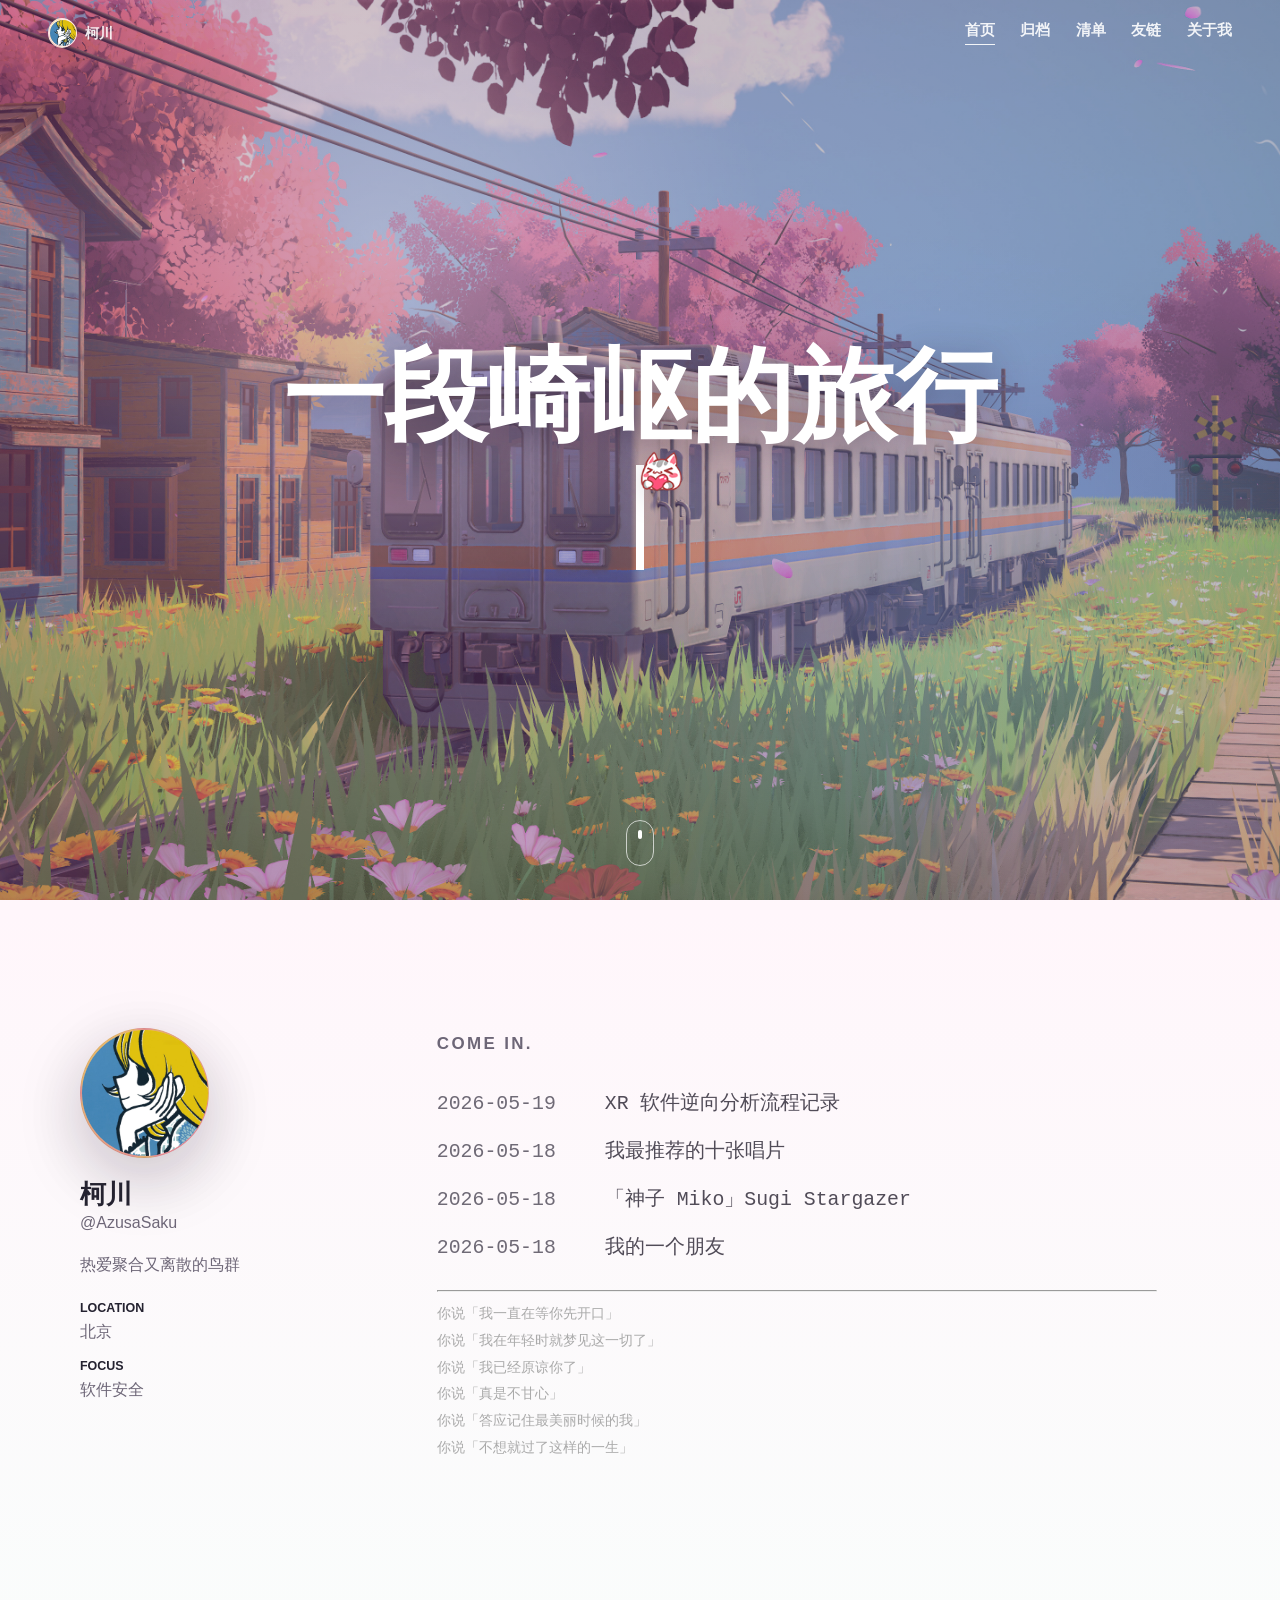
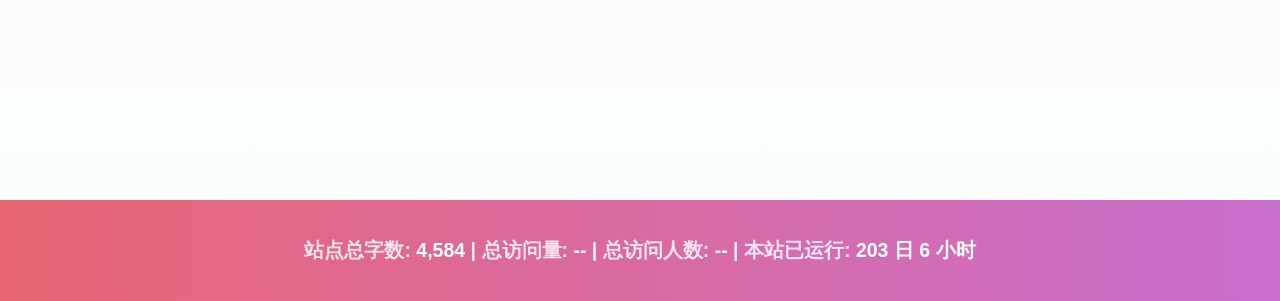
<file: index.html>
<!doctype html>
<html lang="zh-CN">
  <head>
    <meta charset="UTF-8" />
    <meta name="viewport" content="width=device-width, initial-scale=1.0" />
    <title>首页 | 柯川</title>
    <meta name="description" content="个人主页、技术博客、清单、友链和关于我。" />
    <link rel="stylesheet" href="styles.css?v=20260525" />
    <script src="site.js?v=20260525" defer></script>
  </head>
  <body>
    <div class="door-effect" aria-hidden="true">
      <span></span>
      <span></span>
    </div>

    <header class="topbar" aria-label="站点导航" data-site-header></header>

    <main>
      <section class="hero" id="home" aria-labelledby="hero-title">
        <div class="sky" aria-hidden="true">
          <span class="meteor meteor-a"></span>
          <span class="meteor meteor-b"></span>
          <span class="meteor meteor-c"></span>
          <span class="meteor meteor-d"></span>
        </div>
        <div class="hero-shade" aria-hidden="true"></div>
        <h1 id="hero-title">
          <span>一段崎岖的旅行</span>
          <span class="typewriter">一生一次的机会</span>
        </h1>
        <a class="scroll-hint" href="#intro" aria-label="下滑查看本站介绍">
          <span></span>
        </a>
      </section>

      <section class="home-content" id="intro">
        <aside class="github-card" aria-label="个人简介" data-profile-card></aside>

        <article class="intro-copy">
          <p class="eyebrow">Come in.</p>
          <nav class="home-posts" aria-label="博客文章" data-home-posts></nav>
          <hr>
          <p style="color: #aaa; font-size: 0.9em;">
            你说「我一直在等你先开口」<br>
            你说「我在年轻时就梦见这一切了」<br>
            你说「我已经原谅你了」<br>
            你说「真是不甘心」<br>
            你说「答应记住最美丽时候的我」<br>
            你说「不想就过了这样的一生」
          </p>
        </article>
      </section>
    </main>
    <footer class="site-footer" data-site-footer></footer>
  </body>
</html>
</file>
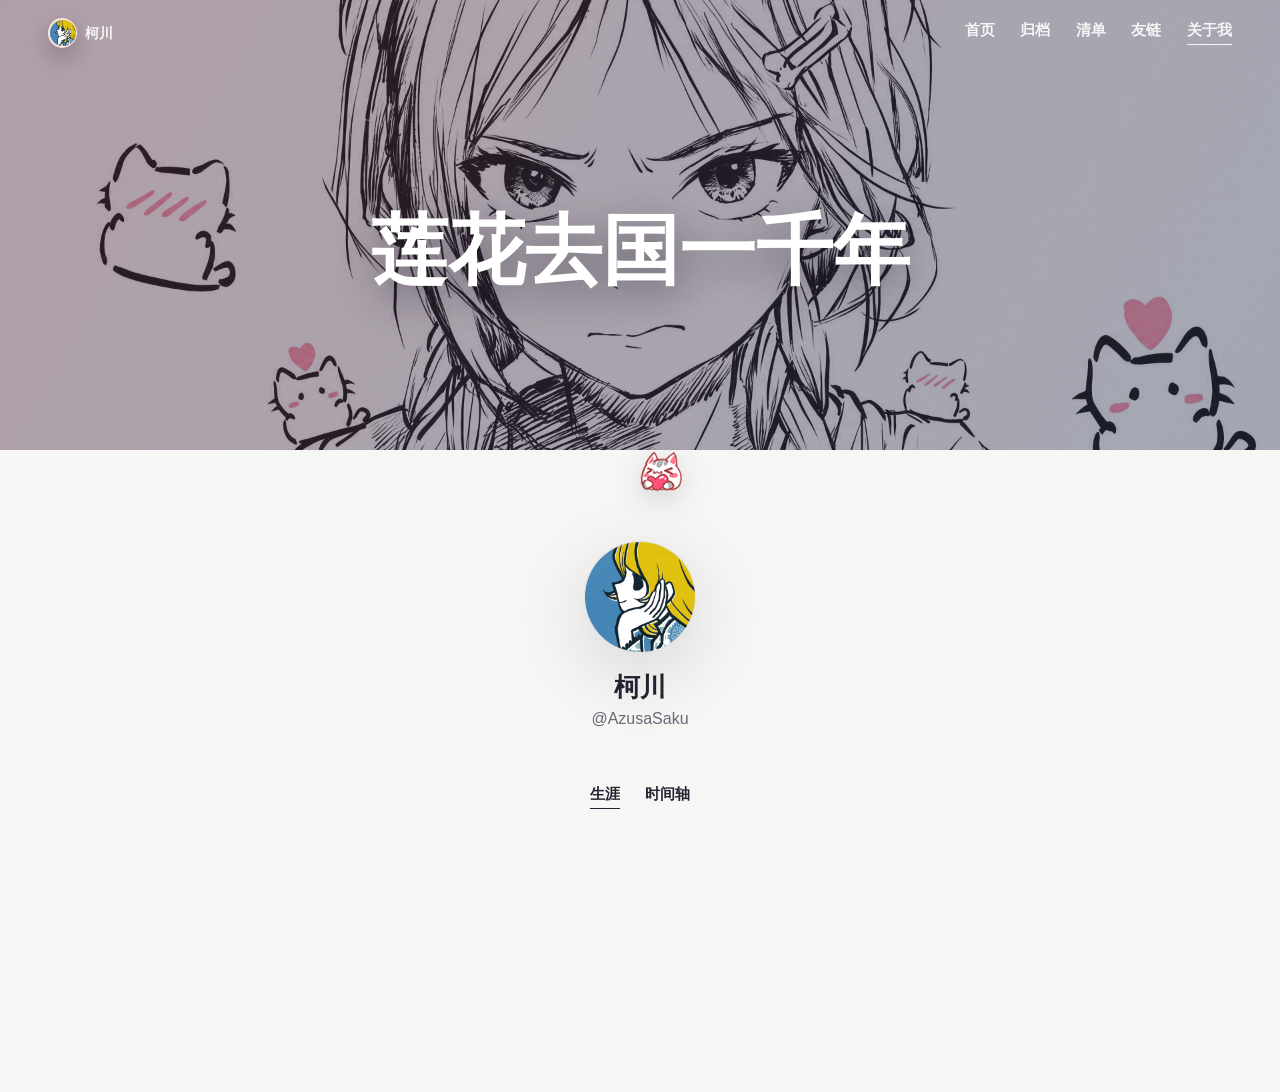
<file: about.html>
<!doctype html>
<html lang="zh-CN">
  <head>
    <meta charset="UTF-8" />
    <meta name="viewport" content="width=device-width, initial-scale=1.0" />
    <title>关于我 | 柯川</title>
    <link rel="stylesheet" href="styles.css?v=20260525" />
    <script src="site.js?v=20260525" defer></script>
  </head>
  <body class="inner-page section-body">
    <header class="topbar" aria-label="站点导航" data-site-header></header>
    <main class="section-page" data-section-page="about"></main>
  </body>
</html>
</file>
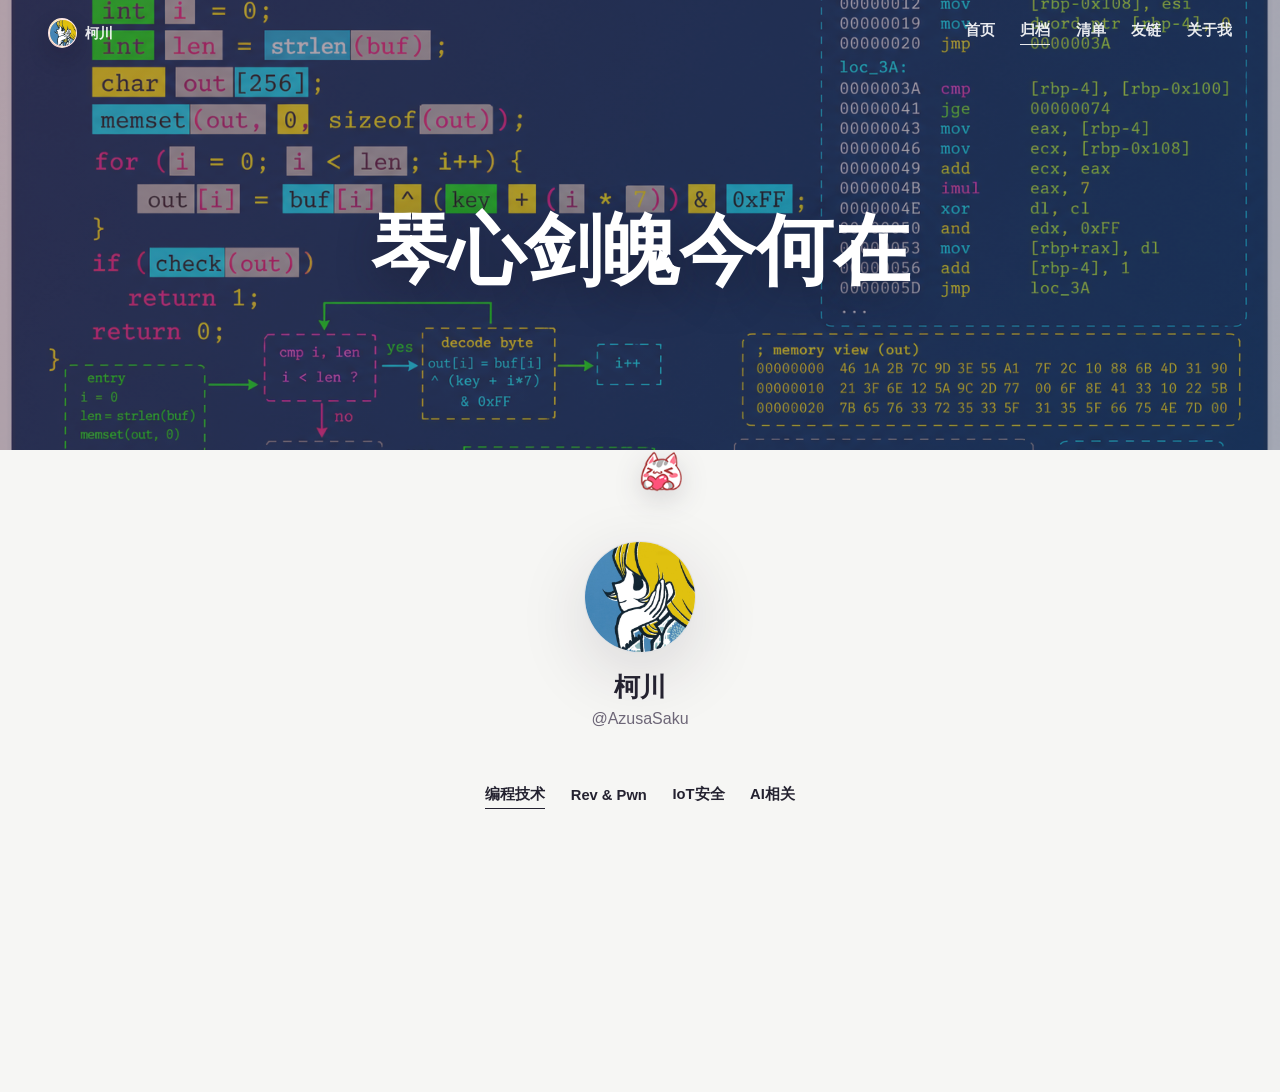
<file: archive.html>
<!doctype html>
<html lang="zh-CN">
  <head>
    <meta charset="UTF-8" />
    <meta name="viewport" content="width=device-width, initial-scale=1.0" />
    <title>归档 | 柯川</title>
    <link rel="stylesheet" href="styles.css?v=20260525" />
    <script src="site.js?v=20260525" defer></script>
  </head>
  <body class="inner-page section-body">
    <header class="topbar" aria-label="站点导航" data-site-header></header>
    <main class="section-page" data-section-page="archive"></main>
  </body>
</html>
</file>
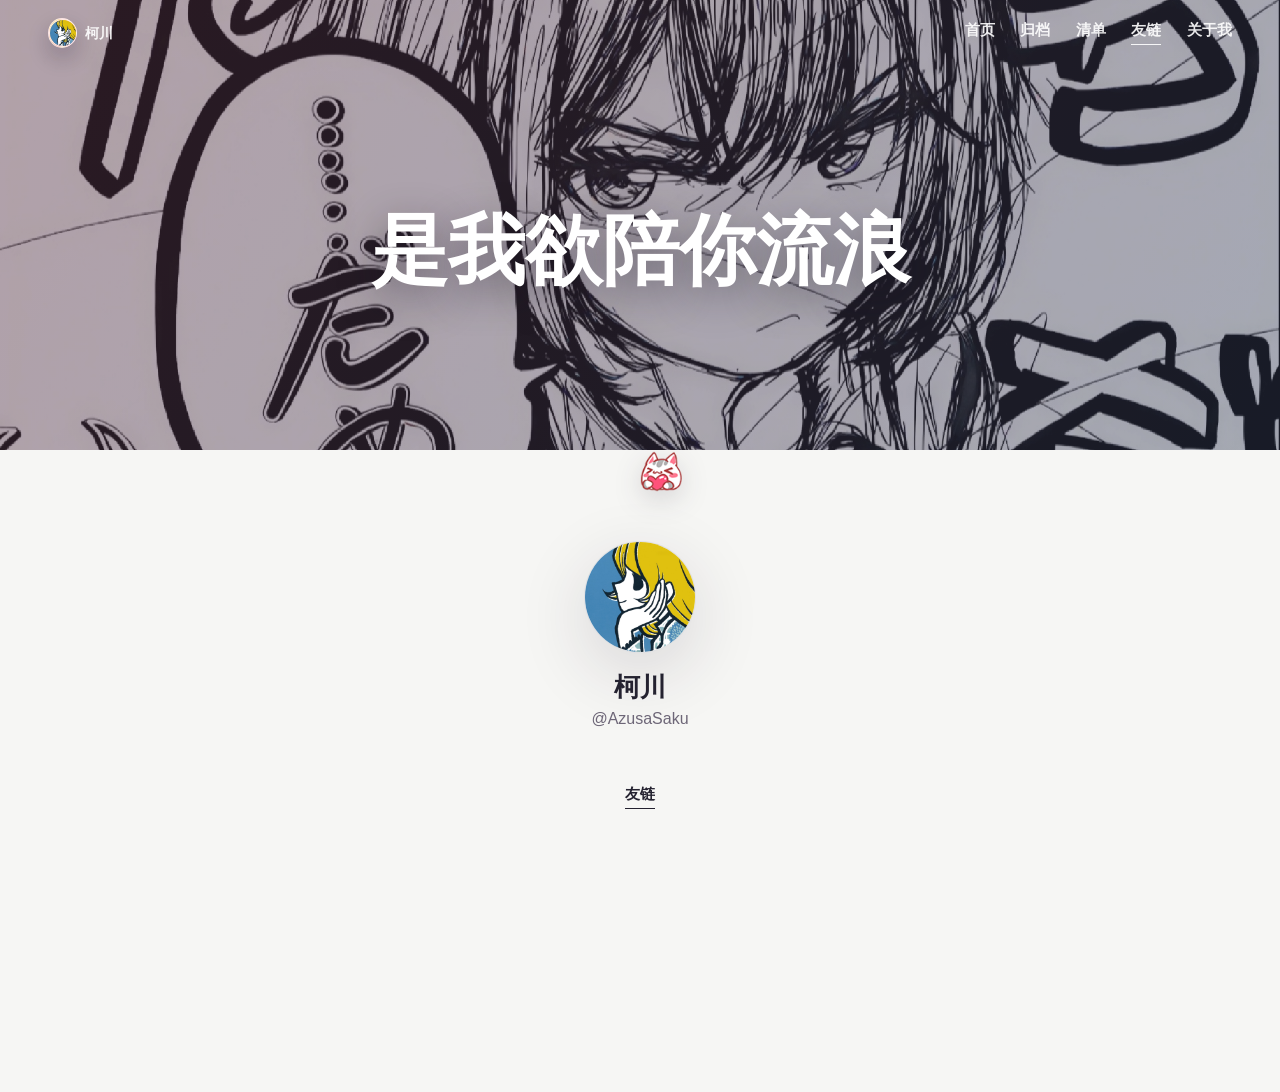
<file: friends.html>
<!doctype html>
<html lang="zh-CN">
  <head>
    <meta charset="UTF-8" />
    <meta name="viewport" content="width=device-width, initial-scale=1.0" />
    <title>友链 | 柯川</title>
    <link rel="stylesheet" href="styles.css?v=20260525" />
    <script src="site.js?v=20260525" defer></script>
  </head>
  <body class="inner-page section-body">
    <header class="topbar" aria-label="站点导航" data-site-header></header>
    <main class="section-page" data-section-page="friends"></main>
  </body>
</html>
</file>
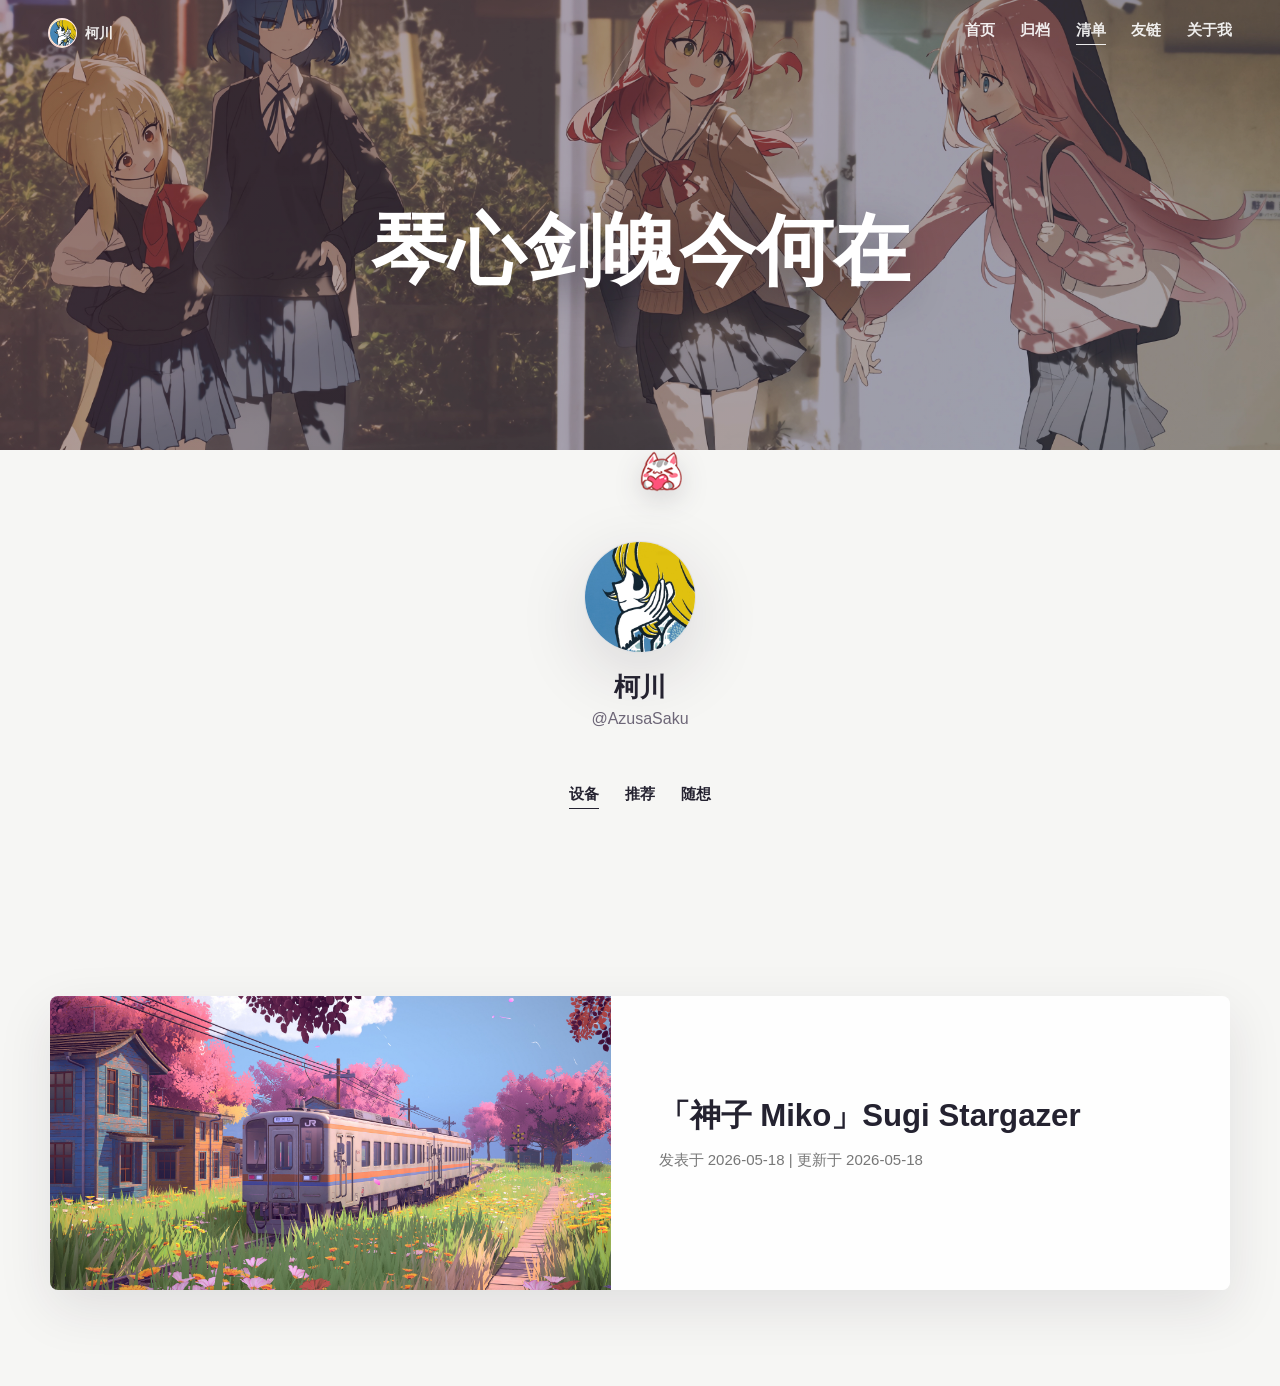
<file: lists.html>
<!doctype html>
<html lang="zh-CN">
  <head>
    <meta charset="UTF-8" />
    <meta name="viewport" content="width=device-width, initial-scale=1.0" />
    <title>清单 | 柯川</title>
    <link rel="stylesheet" href="styles.css?v=20260525" />
    <script src="site.js?v=20260525" defer></script>
  </head>
  <body class="inner-page section-body">
    <header class="topbar" aria-label="站点导航" data-site-header></header>
    <main class="section-page" data-section-page="lists"></main>
  </body>
</html>
</file>
<file: styles.css>
:root {
  color-scheme: light;
  --ink: #242230;
  --muted: #6d6677;
  --line: rgba(48, 43, 62, 0.14);
  --paper: #fffaf8;
  --rose: #ff8fab;
  --rose-deep: #e85d86;
  --mint: #8bdcc7;
  --blue: #87bfff;
  --shadow: 0 20px 70px rgba(39, 31, 48, 0.14);
}

* {
  box-sizing: border-box;
}

html {
  scroll-behavior: smooth;
}

body {
  margin: 0;
  min-width: 320px;
  background:
    radial-gradient(circle at top left, rgba(255, 143, 171, 0.12), transparent 28rem),
    linear-gradient(180deg, #fffaf8 0%, #fff6fb 48%, #f8fffc 100%);
  color: var(--ink);
  font-family:
    "Noto Sans SC", "Microsoft YaHei", sans-serif;
}

a {
  color: inherit;
  text-decoration: none;
}

.door-effect {
  position: fixed;
  inset: 0;
  z-index: 100;
  display: grid;
  grid-template-columns: 1fr 1fr;
  pointer-events: none;
}

.door-effect span {
  background:
    linear-gradient(120deg, rgba(255, 143, 171, 0.94), rgba(135, 191, 255, 0.9)),
    var(--paper);
  animation: open-door 1.15s cubic-bezier(0.76, 0, 0.24, 1) forwards;
}

.door-effect span:last-child {
  animation-name: open-door-right;
}

.topbar {
  position: fixed;
  z-index: 20;
  top: 0;
  left: 0;
  right: 0;
  display: flex;
  align-items: center;
  justify-content: space-between;
  gap: 24px;
  padding: 18px clamp(18px, 4vw, 48px);
  color: rgba(255, 255, 255, 0.9);
}

.topbar-inner {
  color: var(--ink);
  background: rgba(255, 250, 248, 0.82);
  backdrop-filter: blur(18px);
  box-shadow: 0 12px 34px rgba(39, 31, 48, 0.08);
}

.mini-profile {
  display: inline-flex;
  align-items: center;
  gap: 9px;
  min-width: 0;
  font-weight: 800;
}

.mini-avatar {
  display: grid;
  width: 28px;
  aspect-ratio: 1;
  place-items: center;
  border: 1px solid rgba(255, 255, 255, 0.78);
  border-radius: 50%;
  background: linear-gradient(135deg, #ffd36e, #ff8fab);
  color: #fff;
  font-size: 0.95rem;
  font-weight: 900;
  box-shadow: 0 10px 24px rgba(38, 28, 52, 0.14);
}

.mini-id {
  font-size: 0.9rem;
  white-space: nowrap;
}

.top-links {
  display: flex;
  align-items: center;
  gap: clamp(12px, 2vw, 26px);
  font-size: 0.92rem;
  font-weight: 800;
}

.top-links a {
  padding-bottom: 4px;
  border-bottom: 1px solid transparent;
}

.top-links a:hover,
.top-links a:focus-visible,
.top-links a[aria-current="page"] {
  border-color: currentColor;
}

.hero {
  position: relative;
  display: grid;
  min-height: 100svh;
  place-items: center;
  overflow: hidden;
  padding: 86px 22px 72px;
  background:
    linear-gradient(120deg, rgba(255, 143, 171, 0.24), rgba(139, 220, 199, 0.18)),
    url("assets/cover.jpg") center / cover no-repeat,
    linear-gradient(135deg, #fff0f5 0%, #ecfffa 55%, #fff8df 100%);
  isolation: isolate;
}

.hero-shade {
  position: absolute;
  inset: 0;
  z-index: -1;
  background:
    radial-gradient(circle at 30% 28%, rgba(255, 255, 255, 0.28), transparent 24rem),
    radial-gradient(circle at 72% 68%, rgba(135, 191, 255, 0.22), transparent 24rem),
    rgba(30, 22, 42, 0.22);
}

.sky {
  position: absolute;
  inset: 0;
  overflow: hidden;
  pointer-events: none;
}

.meteor {
  position: absolute;
  width: 180px;
  height: 2px;
  border-radius: 999px;
  background: linear-gradient(90deg, rgba(255, 255, 255, 0), #fff);
  filter: drop-shadow(0 0 9px rgba(255, 255, 255, 0.9));
  opacity: 0;
  transform: rotate(-28deg);
  animation: meteor 5.8s linear infinite;
}

.meteor::after {
  position: absolute;
  right: 0;
  top: 50%;
  width: 5px;
  aspect-ratio: 1;
  border-radius: 50%;
  background: #fff;
  content: "";
  transform: translateY(-50%);
}

.meteor-a {
  top: 18%;
  left: 68%;
}

.meteor-b {
  top: 36%;
  left: 82%;
  animation-delay: 1.7s;
  animation-duration: 6.4s;
}

.meteor-c {
  top: 58%;
  left: 74%;
  animation-delay: 3.2s;
  animation-duration: 7s;
}

.meteor-d {
  top: 25%;
  left: 42%;
  animation-delay: 4.4s;
  animation-duration: 6.8s;
}

.hero h1 {
  display: grid;
  justify-items: center;
  gap: 0.16em;
  margin: 0;
  color: #fff;
  font-size: clamp(2.9rem, 8vw, 7.4rem);
  line-height: 1.02;
  letter-spacing: 0;
  text-align: center;
  text-shadow: 0 8px 34px rgba(38, 25, 54, 0.45);
}

.typewriter {
  display: inline-block;
  width: 0;
  max-width: max-content;
  overflow: hidden;
  border-right: 0.08em solid currentColor;
  white-space: nowrap;
  animation:
    typing-loop 5.8s steps(7, end) infinite,
    caret-blink 0.72s step-end infinite;
}

.scroll-hint {
  position: absolute;
  bottom: 34px;
  left: 50%;
  display: grid;
  width: 28px;
  height: 46px;
  place-items: start center;
  border: 1px solid rgba(255, 255, 255, 0.68);
  border-radius: 999px;
  transform: translateX(-50%);
}

.scroll-hint span {
  width: 4px;
  height: 9px;
  margin-top: 9px;
  border-radius: 999px;
  background: #fff;
  animation: scroll-dot 1.4s ease-in-out infinite;
}

.home-content {
  display: grid;
  grid-template-columns: minmax(230px, 280px) minmax(0, 720px);
  gap: clamp(32px, 6vw, 86px);
  align-items: start;
  width: min(1120px, calc(100% - 40px));
  min-height: 100svh;
  margin: 0 auto;
  padding: clamp(76px, 10vw, 128px) 0;
}

.github-card {
  position: sticky;
  top: 86px;
}

.profile-avatar {
  display: grid;
  width: 128px;
  aspect-ratio: 1;
  place-items: center;
  border: 1px solid var(--line);
  border-radius: 50%;
  background: linear-gradient(135deg, #ffd36e, #ff8fab);
  color: #fff;
  font-size: 3.8rem;
  font-weight: 900;
  box-shadow: var(--shadow);
}

.github-card h2 {
  margin: 22px 0 4px;
  font-size: 1.62rem;
  line-height: 1.15;
}

.handle {
  margin: 0 0 18px;
  color: var(--muted);
  font-size: 1rem;
}

.bio,
.profile-meta dd,
.intro-copy p,
.simple-page p {
  color: var(--muted);
  line-height: 1.85;
}

.bio {
  margin: 0 0 22px;
}

.profile-meta {
  display: grid;
  gap: 12px;
  margin: 0;
}

.profile-meta div {
  display: grid;
  gap: 2px;
}

.profile-meta dt {
  color: var(--ink);
  font-size: 0.78rem;
  font-weight: 900;
  text-transform: uppercase;
}

.profile-meta dd {
  margin: 0;
}

.eyebrow {
  margin: 0 0 14px;
  color: var(--rose-deep);
  font-size: 0.78rem;
  font-weight: 900;
  letter-spacing: 0.14em;
  text-transform: uppercase;
}

.intro-copy h2,
.simple-page h1 {
  margin: 0 0 24px;
  font-size: clamp(2.2rem, 5vw, 4.6rem);
  line-height: 1.08;
  letter-spacing: 0;
}

.intro-copy p {
  margin: 0 0 20px;
  font-size: 1.06rem;
}

.home-posts {
  display: grid;
  gap: 18px;
  margin: 30px 0 28px;
}

.home-post-link {
  display: grid;
  grid-template-columns: 122px minmax(0, 1fr);
  gap: 46px;
  align-items: baseline;
  width: fit-content;
  max-width: 100%;
  color: #575360;
  font-family: "JetBrains Mono", "Cascadia Code", "Consolas", monospace;
  font-size: clamp(1rem, 2.2vw, 1.24rem);
  line-height: 1.5;
}

.home-post-link:hover .home-post-title,
.home-post-link:focus-visible .home-post-title {
  color: var(--rose-deep);
  text-decoration: underline;
  text-underline-offset: 4px;
}

.home-post-date {
  color: #6f6a76;
  font-variant-numeric: tabular-nums;
  white-space: nowrap;
}

.home-post-title {
  min-width: 0;
  color: #514c58;
}

.home-post-loading {
  margin: 0;
  color: var(--muted);
  font-family: "JetBrains Mono", "Cascadia Code", "Consolas", monospace;
}

.inner-page {
  min-height: 100svh;
}

.simple-page {
  width: min(900px, calc(100% - 40px));
  margin: 0 auto;
  padding: clamp(118px, 16vw, 180px) 0 80px;
}

.simple-page p {
  margin: 0;
  font-size: 1.04rem;
}

.site-footer {
  padding: 32px 20px;
  background: linear-gradient(90deg, #e86673, #c96fd0);
  color: rgba(255, 255, 255, 0.9);
  text-align: center;
}

.site-footer-inner {
  width: min(980px, 100%);
  margin: 0 auto;
}

.footer-stats {
  margin: 0;
  font-size: clamp(1rem, 2.5vw, 1.22rem);
  font-weight: 600;
  line-height: 1.9;
}

.footer-stat {
  display: inline;
}

.footer-stat strong {
  color: #fff;
  font-weight: 900;
}

.footer-stat span {
  color: rgba(255, 255, 255, 0.82);
}

.section-body {
  background: #f6f6f4;
}

.section-landing {
  display: grid;
  min-height: 100svh;
  grid-template-rows: 1fr 1fr;
}

.section-hero {
  position: relative;
  display: grid;
  min-height: 50svh;
  place-items: center;
  overflow: hidden;
  padding: 96px 22px 46px;
  background:
    linear-gradient(120deg, rgba(255, 143, 171, 0.2), rgba(135, 191, 255, 0.16)),
    var(--section-bg) center / cover no-repeat,
    linear-gradient(135deg, #fff0f5, #f8fffc);
  isolation: isolate;
}

.section-hero-shade {
  position: absolute;
  inset: 0;
  z-index: -1;
  background: rgba(27, 22, 36, 0.34);
}

.section-hero h1 {
  width: min(920px, calc(100% - 32px));
  margin: 0;
  color: #fff;
  font-size: clamp(2.35rem, 6vw, 5.8rem);
  line-height: 1.05;
  letter-spacing: 0;
  text-align: center;
  text-shadow: 0 12px 40px rgba(22, 18, 32, 0.44);
}

.section-panel {
  display: grid;
  min-height: 50svh;
  place-items: center;
  padding: clamp(42px, 7vw, 76px) 20px;
}

.section-profile {
  display: grid;
  justify-items: center;
  gap: 8px;
  text-align: center;
}

.section-avatar {
  width: 112px;
  aspect-ratio: 1;
  overflow: hidden;
  border: 1px solid var(--line);
  border-radius: 50%;
  background: #fff;
  box-shadow: var(--shadow);
}

.section-avatar img {
  display: block;
  width: 100%;
  height: 100%;
  object-fit: cover;
}

.section-profile h2 {
  margin: 12px 0 0;
  font-size: 1.6rem;
  line-height: 1.15;
}

.section-profile .handle {
  margin: 0;
}

.section-tabs {
  display: flex;
  flex-wrap: wrap;
  justify-content: center;
  gap: clamp(12px, 2vw, 26px);
  margin-top: 28px;
}

.section-tab {
  padding: 0 0 4px;
  border: 0;
  border-bottom: 1px solid transparent;
  border-radius: 0;
  background: transparent;
  color: var(--ink);
  cursor: pointer;
  font: inherit;
  font-size: 0.92rem;
  font-weight: 800;
}

.section-tab:hover,
.section-tab:focus-visible,
.section-tab.is-active {
  border-color: currentColor;
  background: transparent;
  color: var(--ink);
  transform: none;
}

.posts-section {
  padding: clamp(58px, 8vw, 96px) 0;
}

.post-list {
  display: grid;
  gap: 24px;
  width: min(1180px, calc(100% - 48px));
  margin: 0 auto;
}

.post-card {
  display: grid;
  min-height: 270px;
  grid-template-columns: minmax(0, 0.95fr) minmax(0, 1.05fr);
  overflow: hidden;
  border-radius: 8px;
  background: rgba(255, 255, 255, 0.94);
  box-shadow: 0 18px 54px rgba(39, 31, 48, 0.1);
}

.post-card-reverse .post-image {
  order: 2;
}

.post-image img {
  display: block;
  width: 100%;
  height: 100%;
  object-fit: cover;
}

.post-content {
  display: grid;
  align-content: center;
  padding: clamp(26px, 4vw, 48px);
}

.post-content h3 {
  margin: 0 0 12px;
  font-size: clamp(1.42rem, 2.6vw, 1.95rem);
  line-height: 1.18;
  letter-spacing: 0;
}

.post-meta,
.post-excerpt {
  color: #777;
  line-height: 1.72;
}

.post-meta {
  margin: 0 0 14px;
  font-size: 0.94rem;
}

.post-excerpt {
  margin: 0;
  font-size: 1.04rem;
}

.article-body {
  background:
    radial-gradient(circle at top left, rgba(255, 143, 171, 0.1), transparent 28rem),
    linear-gradient(180deg, #fffaf8 0%, #f8fffc 100%);
}

.article-page {
  width: min(920px, calc(100% - 40px));
  margin: 0 auto;
  padding: clamp(128px, 15vw, 172px) 0 clamp(72px, 10vw, 120px);
  overflow-x: hidden;
}

.article-layout {
  display: block;
  min-width: 0;
}

.article-shell {
  display: grid;
  gap: clamp(36px, 6vw, 58px);
  min-width: 0;
  max-width: 100%;
}

.article-header h1 {
  margin: 0 0 18px;
  font-size: clamp(2.35rem, 6vw, 4.8rem);
  line-height: 1.08;
  letter-spacing: 0;
  overflow-wrap: anywhere;
}

.article-content {
  color: #4c4754;
  font-size: 1.08rem;
  line-height: 2;
  min-width: 0;
  max-width: 100%;
  overflow-wrap: break-word;
}

.article-content h2,
.article-content h3 {
  margin: 2.2em 0 0.8em;
  color: var(--ink);
  line-height: 1.25;
  scroll-margin-top: 110px;
}

.article-content p {
  margin: 0 0 1.15em;
  max-width: 100%;
}

.article-content a {
  color: #6aa9ff;
  text-decoration: underline;
  text-decoration-color: rgba(106, 169, 255, 0.42);
  text-decoration-thickness: 1px;
  text-underline-offset: 4px;
}

.article-content a:hover,
.article-content a:focus-visible {
  color: #4d93f7;
  text-decoration-color: currentColor;
}

.article-content hr {
  width: 72px;
  margin: 2.4em 0;
  border: 0;
  border-top: 1px solid var(--line);
}

.article-content blockquote {
  margin: 1.8em 0;
  padding-left: 18px;
  border-left: 3px solid rgba(232, 93, 134, 0.48);
  color: var(--muted);
  max-width: 100%;
  overflow-wrap: break-word;
}

.article-content img {
  display: block;
  max-width: 100%;
  height: auto;
  margin: 1.8em auto;
  border-radius: 8px;
}

.article-content img[src*="assets/Album_recommendations/"] {
  max-width: min(100%, 420px);
}

.article-content code {
  padding: 0.14em 0.34em;
  border-radius: 4px;
  background: rgba(48, 43, 62, 0.08);
  font-family: "JetBrains Mono", "Cascadia Code", "Fira Code", "Consolas", monospace;
  white-space: break-spaces;
  overflow-wrap: anywhere;
}

.article-content pre {
  display: block;
  width: 100%;
  max-width: 100%;
  box-sizing: border-box;
  overflow-x: auto;
  margin: 1.4em 0;
  padding: 18px 20px;
  border: 1px solid rgba(48, 43, 62, 0.1);
  border-radius: 8px;
  background: rgba(255, 255, 255, 0.78);
}

.article-content pre code {
  display: block;
  min-width: max-content;
  padding: 0;
  color: inherit;
  background: transparent;
  line-height: 1.75;
  white-space: pre;
  overflow-wrap: normal;
}

.article-table-wrap {
  width: 100%;
  max-width: 100%;
  overflow-x: auto;
  margin: 1.6em 0;
}

.article-content table {
  width: max-content;
  max-width: none;
  min-width: 100%;
  border-collapse: collapse;
}

.article-content th,
.article-content td {
  padding: 10px 12px;
  border: 1px solid rgba(48, 43, 62, 0.12);
  text-align: left;
  vertical-align: top;
}

.article-content iframe,
.article-content video {
  max-width: 100%;
}

.article-content pre code.hljs {
  background: transparent;
}

.article-content .hljs-keyword,
.article-content .hljs-selector-tag,
.article-content .hljs-title.function_ {
  color: #cf5f8b;
}

.article-content .hljs-string,
.article-content .hljs-attr,
.article-content .hljs-literal {
  color: #27876f;
}

.article-content .hljs-number,
.article-content .hljs-built_in,
.article-content .hljs-type {
  color: #7b70d6;
}

.article-content .hljs-comment {
  color: #8f8a96;
  font-style: italic;
}

.article-toc {
  position: fixed;
  top: 118px;
  left: calc(50% + 620px);
  width: min(160px, calc(50vw - 560px));
  max-height: none;
  overflow: visible;
  padding: 0;
  color: #aaa6b0;
  font-size: 0.74rem;
  pointer-events: auto;
}

.article-toc-list {
  display: grid;
  gap: 7px;
  min-width: 0;
}

.article-toc-link {
  position: relative;
  display: block;
  color: #aaa6b0;
  line-height: 1.28;
  min-width: 0;
  width: 100%;
  padding-bottom: 1px;
  border-bottom: 1px solid transparent;
}

.article-toc-link:hover,
.article-toc-link:focus-visible {
  color: #7f7a86;
  border-bottom-color: currentColor;
}

.article-toc-text {
  display: block;
  overflow: hidden;
  text-overflow: ellipsis;
  white-space: nowrap;
}

.article-toc-h3 {
  padding-left: 10px;
  font-size: 0.7rem;
}

@media (max-width: 1320px) {
  .article-toc {
    left: auto;
    right: 24px;
    width: 150px;
  }
}

.article-style-tech .article-header h1,
.article-style-tech .article-content {
  font-family: "Noto Sans SC", "Microsoft YaHei", sans-serif;
}

.article-style-tech .article-content {
  color: #4c4754;
  font-size: 1.06rem;
  line-height: 1.95;
}

.article-style-tech .article-content h2,
.article-style-tech .article-content h3 {
  font-weight: 800;
}

.article-style-tech .article-content code,
.article-style-tech .article-content pre code {
  font-family: "JetBrains Mono", "Cascadia Code", "Fira Code", "Consolas", monospace;
}

.article-style-tech .article-content pre {
  background: rgba(255, 255, 255, 0.74);
}

.article-style-wenkai .article-header h1,
.article-style-wenkai .article-content {
  font-family: "LXGW WenKai", "霞鹜文楷", "Noto Serif SC", "Songti SC", serif;
}

.article-style-wenkai .article-content {
  color: #3f3a44;
  font-size: 1.12rem;
  line-height: 2.12;
}

.article-style-wenkai .article-content p {
  margin-bottom: 1.28em;
}

.article-error {
  color: var(--muted);
  line-height: 1.85;
}

@media (max-width: 820px) {
  .topbar {
    align-items: flex-start;
  }

  .top-links {
    max-width: 240px;
    flex-wrap: wrap;
    justify-content: flex-end;
    gap: 10px 15px;
  }

  .home-content {
    grid-template-columns: 1fr;
  }

  .github-card {
    position: relative;
    top: auto;
  }

  .post-card,
  .post-card-reverse {
    grid-template-columns: 1fr;
  }

  .post-card-reverse .post-image {
    order: 0;
  }

  .article-toc {
    display: none;
  }
}

@media (max-width: 540px) {
  .topbar {
    padding: 14px 16px;
  }

  .mini-id {
    display: none;
  }

  .top-links {
    max-width: 212px;
    font-size: 0.84rem;
  }

  .hero h1 {
    font-size: clamp(2.65rem, 17vw, 4.6rem);
  }

  .home-content,
  .simple-page {
    width: min(100% - 32px, 900px);
  }

  .home-post-link {
    grid-template-columns: 96px minmax(0, 1fr);
    gap: 20px;
    width: 100%;
    font-size: 0.98rem;
  }

  .section-hero {
    padding-top: 112px;
  }

  .section-avatar {
    width: 92px;
  }

  .post-list {
    width: min(100% - 28px, 1180px);
  }

  .post-card {
    min-height: auto;
  }

  .site-footer {
    padding: 26px 16px;
  }
}

@media (prefers-reduced-motion: reduce) {
  *,
  *::before,
  *::after {
    scroll-behavior: auto !important;
    animation-duration: 0.001ms !important;
    animation-iteration-count: 1 !important;
    transition-duration: 0.001ms !important;
  }
}

@keyframes open-door {
  0% {
    transform: translateX(0);
  }

  100% {
    transform: translateX(-101%);
  }
}

@keyframes open-door-right {
  0% {
    transform: translateX(0);
  }

  100% {
    transform: translateX(101%);
  }
}

@keyframes meteor {
  0%,
  64% {
    opacity: 0;
    translate: 0 0;
  }

  68% {
    opacity: 1;
  }

  78% {
    opacity: 0;
    translate: -520px 300px;
  }

  100% {
    opacity: 0;
    translate: -520px 300px;
  }
}

@keyframes scroll-dot {
  0%,
  100% {
    opacity: 0.95;
    transform: translateY(0);
  }

  50% {
    opacity: 0.45;
    transform: translateY(14px);
  }
}

@keyframes typing-loop {
  0%,
  12% {
    width: 0;
  }

  38%,
  62% {
    width: 7em;
  }

  88%,
  100% {
    width: 0;
  }
}

@keyframes caret-blink {
  0%,
  100% {
    border-color: currentColor;
  }

  50% {
    border-color: transparent;
  }
}


.cursor-sparkle {
  position: fixed;
  z-index: 9998;
  aspect-ratio: 1;
  pointer-events: none;
  border-radius: 50%;
  background: #fff;
  box-shadow:
    0 0 8px rgba(255, 255, 255, 0.92),
    0 0 16px rgba(255, 143, 171, 0.72),
    0 0 24px rgba(135, 191, 255, 0.48);
  transform: translate(-50%, -50%) rotate(45deg);
  animation: cursor-sparkle-fade 680ms ease-out forwards;
}

.cursor-sparkle::before,
.cursor-sparkle::after {
  position: absolute;
  inset: 50% auto auto 50%;
  width: 180%;
  height: 1px;
  border-radius: 999px;
  background: rgba(255, 255, 255, 0.86);
  content: "";
  transform: translate(-50%, -50%);
}

.cursor-sparkle::after {
  width: 1px;
  height: 180%;
}

.cursor-mascot {
  position: fixed;
  left: 0;
  top: 0;
  z-index: 9999;
  width: 42px;
  aspect-ratio: 1;
  pointer-events: none;
  transform: translate3d(-120px, -120px, 0);
  will-change: transform;
}

.cursor-mascot img {
  display: block;
  width: 100%;
  height: 100%;
  object-fit: contain;
  filter: drop-shadow(0 8px 14px rgba(39, 31, 48, 0.16));
}

.cursor-mascot-placeholder {
  display: none;
}

@keyframes cursor-sparkle-fade {
  0% {
    opacity: 0.98;
    scale: 0.72;
  }

  100% {
    opacity: 0;
    translate: 0 -22px;
    scale: 0.18;
  }
}
</file>
